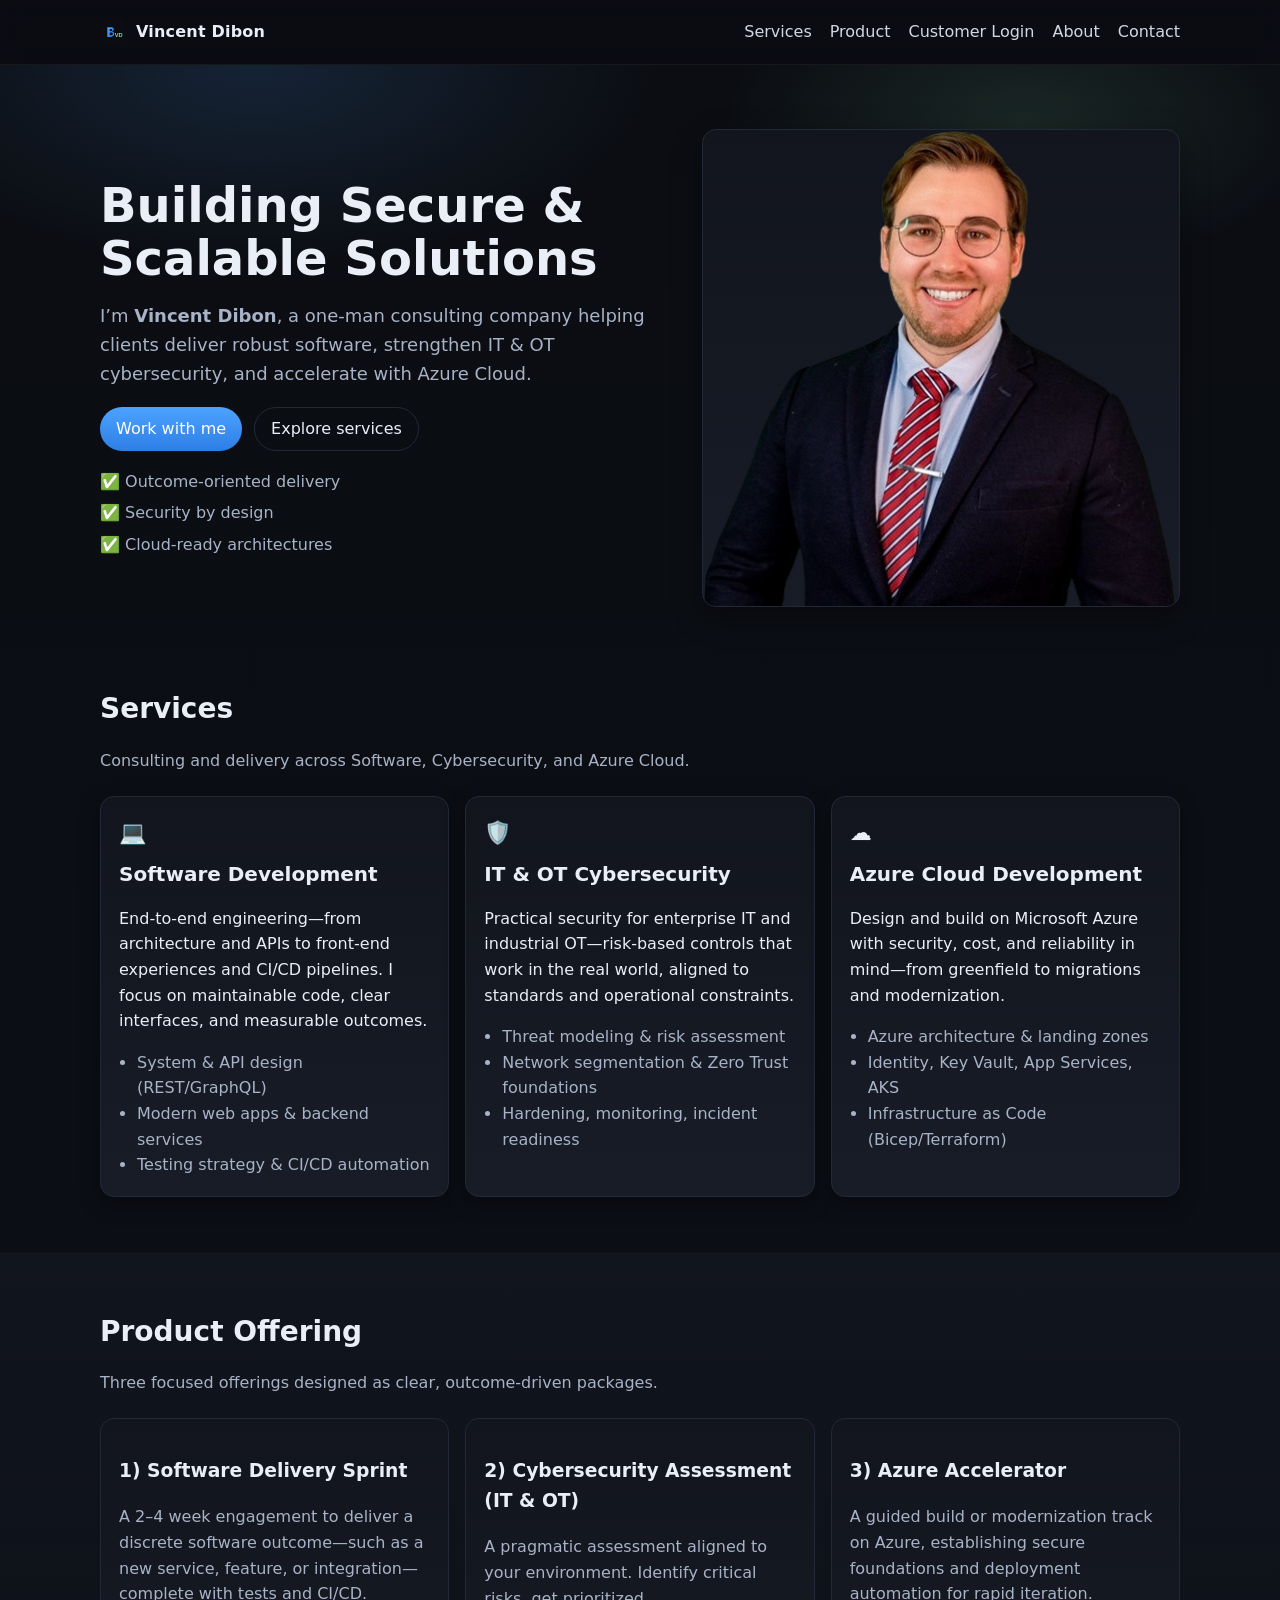
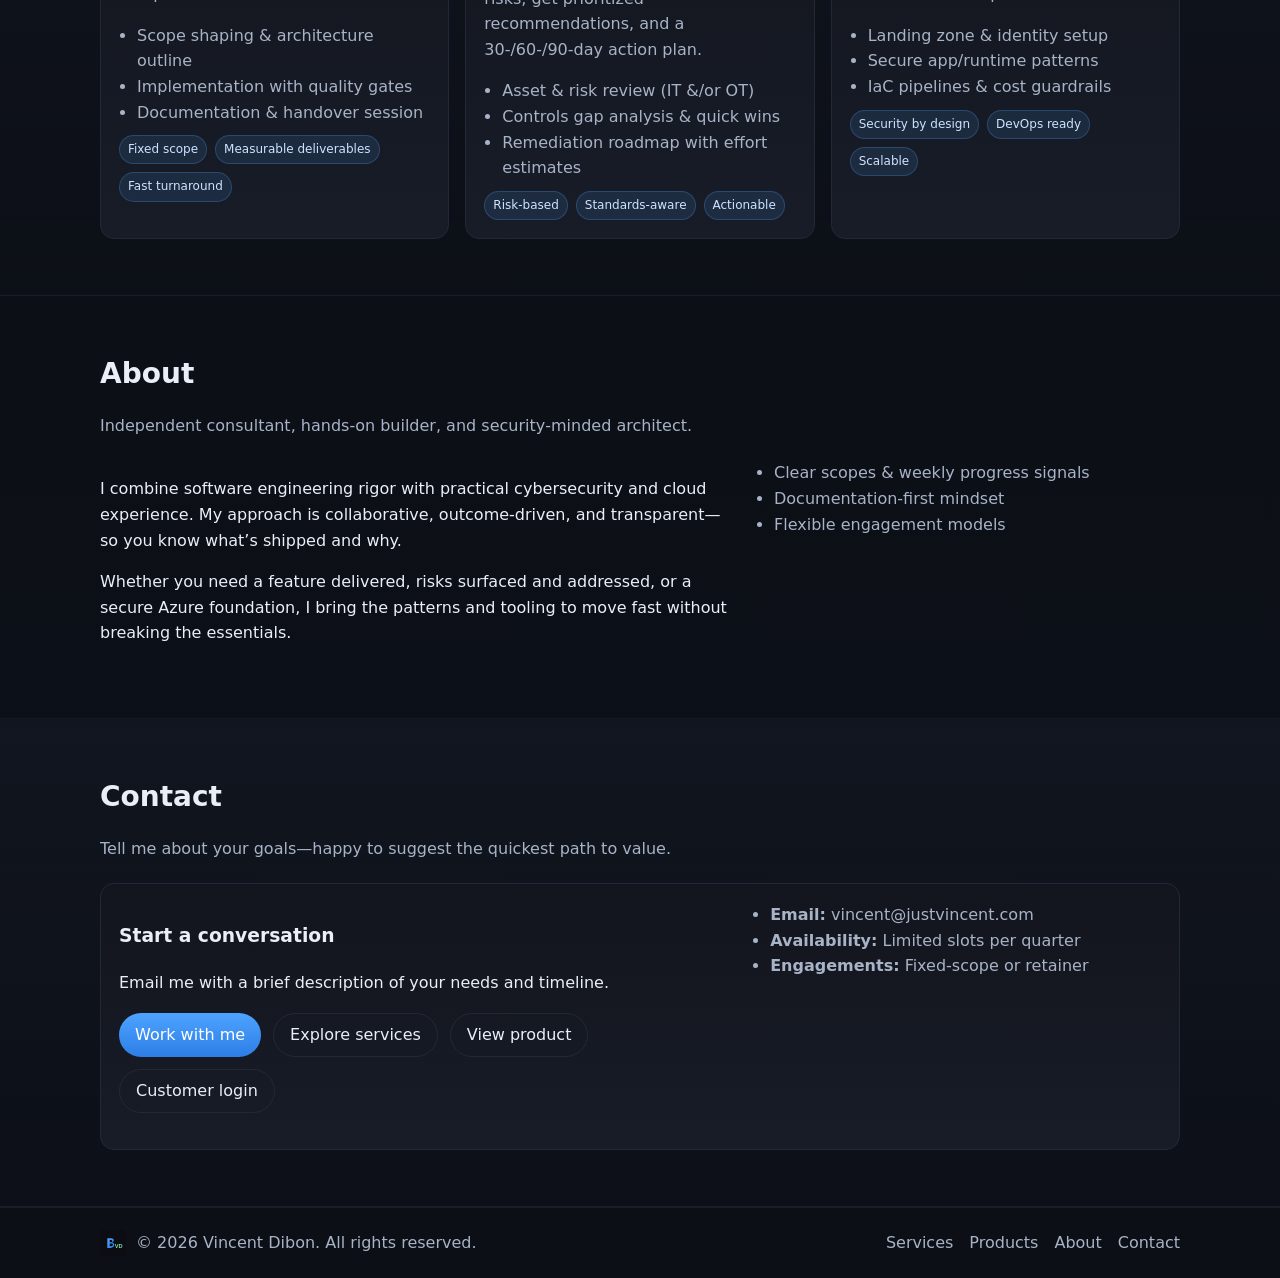
<file: index.html>
<!DOCTYPE html>
<html lang="en">
<head>
  <meta charset="utf-8" />
  <meta name="viewport" content="width=device-width, initial-scale=1" />
  <title>Vincent Dibon — Software, Cybersecurity & Azure</title>
  <meta name="description" content="Boutique consulting by Vincent Dibon: Software Development, IT & OT Cybersecurity, and Azure Cloud development." />
  <meta name="author" content="Vincent Dibon" />
  <link rel="icon" href="assets/favicon.svg" type="image/svg+xml" />

  <!-- Open Graph -->
  <meta property="og:title" content="Vincent Dibon — Software, Cybersecurity & Azure" />
  <meta property="og:description" content="Boutique consulting: Software Development, IT & OT Cybersecurity, Azure Cloud development." />
  <meta property="og:type" content="website" />
  <meta property="og:url" content="https://<your-gh-username>.github.io/<repo-name>/" />
  <meta property="og:image" content="https://<your-gh-username>.github.io/<repo-name>/assets/hero.png" />

  <!-- Twitter Card -->
  <meta name="twitter:card" content="summary_large_image" />
  <meta name="twitter:title" content="Vincent Dibon — Software, Cybersecurity & Azure" />
  <meta name="twitter:description" content="Boutique consulting: Software Development, IT & OT Cybersecurity, Azure Cloud development." />
  <meta name="twitter:image" content="https://<your-gh-username>.github.io/<repo-name>/assets/hero.png" />

  <link rel="stylesheet" href="styles.css" />
</head>
<body>
  <header class="site-header">
    <div class="container nav">
      <a class="brand" href="#top" aria-label="Home">
        <img class="brand-mark" src="assets/favicon.svg" alt="" />
        <span class="brand-name">Vincent Dibon</span>
      </a>
        <nav class="menu" aria-label="Primary">
        <a href="#services">Services</a>
        <a href="product.html">Product</a>
        <a href="login.html">Customer Login</a>
        <a href="#about">About</a>
        <a href="#contact">Contact</a>
        </nav>
    </div>
  </header>

  <main id="top">
    <!-- Hero -->
    <section class="hero">
      <div class="container hero-grid">
        <div class="hero-copy">
          <h1>Building Secure & Scalable Solutions</h1>
          <p class="lead">
            I’m <strong>Vincent Dibon</strong>, a one‑man consulting company helping clients deliver robust software,
            strengthen IT & OT cybersecurity, and accelerate with Azure Cloud.
          </p>
          <div class="cta-row">
            <a class="btn btn-primary" href="#contact">Work with me</a>
            <a class="btn btn-ghost" href="#services">Explore services</a>
          </div>
          <ul class="trust-points">
            <li>✅ Outcome‑oriented delivery</li>
            <li>✅ Security by design</li>
            <li>✅ Cloud‑ready architectures</li>
          </ul>
        </div>
        <div class="hero-visual">
          <div class="hero-card">
            <img src="assets/hero.png" alt="Abstract technology visual" />
          </div>
        </div>
      </div>
    </section>

    <!-- Services -->
    <section id="services" class="section">
      <div class="container">
        <header class="section-header">
          <h2>Services</h2>
          <p class="muted">Consulting and delivery across Software, Cybersecurity, and Azure Cloud.</p>
        </header>

        <div class="cards">
          <article class="card">
            <div class="card-icon">💻</div>
            <h3>Software Development</h3>
            <p>
              End‑to‑end engineering—from architecture and APIs to front‑end experiences and CI/CD pipelines.
              I focus on maintainable code, clear interfaces, and measurable outcomes.
            </p>
            <ul class="bullets">
              <li>System & API design (REST/GraphQL)</li>
              <li>Modern web apps & backend services</li>
              <li>Testing strategy & CI/CD automation</li>
            </ul>
          </article>

          <article class="card">
            <div class="card-icon">🛡️</div>
            <h3>IT & OT Cybersecurity</h3>
            <p>
              Practical security for enterprise IT and industrial OT—risk‑based controls that work in the real world,
              aligned to standards and operational constraints.
            </p>
            <ul class="bullets">
              <li>Threat modeling & risk assessment</li>
              <li>Network segmentation & Zero Trust foundations</li>
              <li>Hardening, monitoring, incident readiness</li>
            </ul>
          </article>

          <article class="card">
            <div class="card-icon">☁️</div>
            <h3>Azure Cloud Development</h3>
            <p>
              Design and build on Microsoft Azure with security, cost, and reliability in mind—from greenfield
              to migrations and modernization.
            </p>
            <ul class="bullets">
              <li>Azure architecture & landing zones</li>
              <li>Identity, Key Vault, App Services, AKS</li>
              <li>Infrastructure as Code (Bicep/Terraform)</li>
            </ul>
          </article>
        </div>
      </div>
    </section>

    <!-- Product Offering (describing the 3 categories) -->
    <section id="products" class="section alt">
      <div class="container">
        <header class="section-header">
          <h2>Product Offering</h2>
          <p class="muted">Three focused offerings designed as clear, outcome‑driven packages.</p>
        </header>

        <div class="product-grid">
          <article class="product">
            <h3>1) Software Delivery Sprint</h3>
            <p class="muted">
              A 2–4 week engagement to deliver a discrete software outcome—such as a new service, feature, or integration—complete with tests and CI/CD.
            </p>
            <ul class="bullets">
              <li>Scope shaping & architecture outline</li>
              <li>Implementation with quality gates</li>
              <li>Documentation & handover session</li>
            </ul>
            <div class="tag-row">
              <span class="tag">Fixed scope</span>
              <span class="tag">Measurable deliverables</span>
              <span class="tag">Fast turnaround</span>
            </div>
          </article>

          <article class="product">
            <h3>2) Cybersecurity Assessment (IT & OT)</h3>
            <p class="muted">
              A pragmatic assessment aligned to your environment. Identify critical risks, get prioritized recommendations, and a 30‑/60‑/90‑day action plan.
            </p>
            <ul class="bullets">
              <li>Asset & risk review (IT &/or OT)</li>
              <li>Controls gap analysis & quick wins</li>
              <li>Remediation roadmap with effort estimates</li>
            </ul>
            <div class="tag-row">
              <span class="tag">Risk‑based</span>
              <span class="tag">Standards‑aware</span>
              <span class="tag">Actionable</span>
            </div>
          </article>

          <article class="product">
            <h3>3) Azure Accelerator</h3>
            <p class="muted">
              A guided build or modernization track on Azure, establishing secure foundations and deployment automation for rapid iteration.
            </p>
            <ul class="bullets">
              <li>Landing zone & identity setup</li>
              <li>Secure app/runtime patterns</li>
              <li>IaC pipelines & cost guardrails</li>
            </ul>
            <div class="tag-row">
              <span class="tag">Security by design</span>
              <span class="tag">DevOps ready</span>
              <span class="tag">Scalable</span>
            </div>
          </article>
        </div>
      </div>
    </section>

    <!-- About -->
    <section id="about" class="section">
      <div class="container">
        <header class="section-header">
          <h2>About</h2>
          <p class="muted">Independent consultant, hands‑on builder, and security‑minded architect.</p>
        </header>
        <div class="about-grid">
          <div>
            <p>
              I combine software engineering rigor with practical cybersecurity and cloud experience.
              My approach is collaborative, outcome‑driven, and transparent—so you know what’s shipped and why.
            </p>
            <p>
              Whether you need a feature delivered, risks surfaced and addressed, or a secure Azure foundation,
              I bring the patterns and tooling to move fast without breaking the essentials.
            </p>
          </div>
          <ul class="about-list">
            <li>Clear scopes & weekly progress signals</li>
            <li>Documentation-first mindset</li>
            <li>Flexible engagement models</li>
          </ul>
        </div>
      </div>
    </section>

    <!-- Contact -->
    <section id="contact" class="section alt">
      <div class="container">
        <header class="section-header">
          <h2>Contact</h2>
          <p class="muted">Tell me about your goals—happy to suggest the quickest path to value.</p>
        </header>

        <div class="contact-card">
          <div class="contact-cta">
            <h3>Start a conversation</h3>
            <p>Email me with a brief description of your needs and timeline.</p>
            <div class="cta-row">
            <a class="btn btn-primary" href="#contact">Work with me</a>
            <a class="btn btn-ghost" href="#services">Explore services</a>
            <a class="btn btn-ghost" href="product.html">View product</a>
            <a class="btn btn-ghost" href="login.html">Customer login</a>
            </div>
          </div>
          <div class="contact-details">
            <ul>
              <li><strong>Email:</strong> vincent@justvincent.com</li>
              <li><strong>Availability:</strong> Limited slots per quarter</li>
              <li><strong>Engagements:</strong> Fixed‑scope or retainer</li>
            </ul>
          </div>
        </div>
      </div>
    </section>
  </main>

  <footer class="site-footer">
    <div class="container footer-grid">
      <div class="footer-brand">
        <img class="brand-mark" src="assets/favicon.svg" alt="" />
        <span>© <span id="year"></span> Vincent Dibon. All rights reserved.</span>
      </div>
      <nav class="footer-menu">
        <a href="#services">Services</a>
        <a href="#products">Products</a>
        <a href="#about">About</a>
        <a href="#contact">Contact</a>
      </nav>
    </div>
  </footer>

  <script>
    // Keep year current
    document.getElementById('year').textContent = new Date().getFullYear();

    // Optional: Smooth scroll for same-page links
    document.querySelectorAll('a[href^="#"]').forEach(a => {
      a.addEventListener('click', e => {
        const href = a.getAttribute('href');
        const target = document.querySelector(href);
        if (target) {
          e.preventDefault();
          target.scrollIntoView({ behavior: 'smooth' });
        }
      });
    });
  </script>
</body>
</html>
</file>
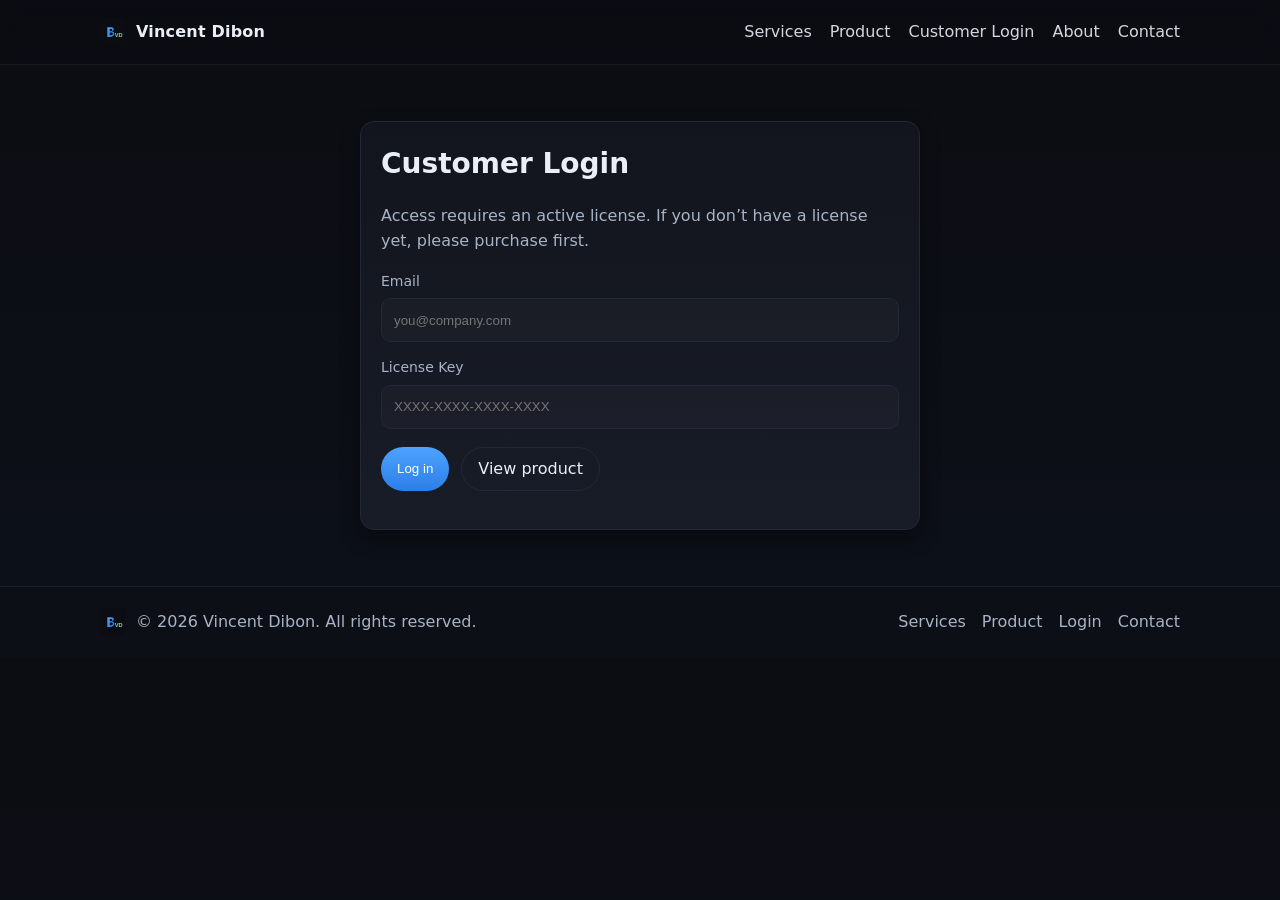
<file: login.html>
<!DOCTYPE html>
<html lang="en">
<head>
  <meta charset="utf-8" />
  <meta name="viewport" content="width=device-width, initial-scale=1" />
  <title>Customer Login — Vincent Dibon</title>
  <meta name="description" content="Customer login for the unified cybersecurity platform. Access requires an active license." />
  <link rel="icon" href="assets/favicon.svg" />
  <link rel="stylesheet" href="styles.css" />
  <style>
    /* Page-specific form styles to complement styles.css */
    .login-wrap{ padding: 56px 0; }
    .login-card{
      max-width: 560px;
      margin: 0 auto;
      background: linear-gradient(180deg, var(--panel, #12151d) 0%, var(--panel-2, #181c27) 100%);
      border: 1px solid var(--border, #232839);
      border-radius: var(--radius, 14px);
      padding: 20px;
      box-shadow: 0 8px 20px var(--shadow, rgba(0,0,0,0.35));
    }
    .form-field{ display: grid; gap: 6px; margin-bottom: 14px; }
    .form-field label{ font-size: 14px; color: var(--muted, #a8b3c7); }
    .input{
      height: 44px; border-radius: 10px; border: 1px solid var(--border, #232839);
      background: rgba(255,255,255,0.02); color: var(--text, #e9eef7);
      padding: 0 12px; outline: none;
    }
    .input:focus{ border-color: var(--brand, #4da3ff); box-shadow: 0 0 0 3px rgba(77,163,255,0.15); }
    .alert{
      border-radius: 10px; padding: 12px 14px; border: 1px solid;
      display: none; margin-bottom: 14px;
    }
    .alert-error{
      background: rgba(255, 77, 77, 0.12);
      border-color: rgba(255, 77, 77, 0.35);
      color: #ffb3b3;
    }
  </style>
</head>
<body>
  <header class="site-header">
    <div class="container nav">
      <a class="brand" href="index.html">
        <img class="brand-mark" src="assets/favicon.svg" alt="VD logo" />
        <span class="brand-name">Vincent Dibon</span>
      </a>
      <nav class="menu" aria-label="Primary">
        <a href="index.html#services">Services</a>
        <a href="product.html">Product</a>
        <a href="login.html" aria-current="page">Customer Login</a>
        <a href="index.html#about">About</a>
        <a href="index.html#contact">Contact</a>
      </nav>
    </div>
  </header>

  <main class="login-wrap">
    <div class="container">
      <div class="login-card">
        <header class="section-header" style="margin-bottom: 12px;">
          <h2>Customer Login</h2>
          <p class="muted">Access requires an active license. If you don’t have a license yet, please purchase first.</p>
        </header>

        <div id="error" class="alert alert-error" role="alert" aria-live="polite">
          <strong>Access denied:</strong> You are not eligible. Please purchase a license first to proceed.
          <div style="margin-top:6px;">
            <a href="product.html" class="btn btn-ghost" style="height:32px;padding:0 10px;">View product</a>
            <a href="mailto:hello@vincentdibon.com?subject=License%20Purchase%20Request" class="btn btn-primary" style="height:32px;padding:0 10px;">Purchase license</a>
          </div>
        </div>

        <form id="loginForm" novalidate>
          <div class="form-field">
            <label for="email">Email</label>
            <input class="input" type="email" id="email" name="email" placeholder="you@company.com" required />
          </div>
          <div class="form-field">
            <label for="license">License Key</label>
            <input class="input" type="text" id="license" name="license" placeholder="XXXX-XXXX-XXXX-XXXX" required />
          </div>
          <div class="cta-row">
            <button class="btn btn-primary" type="submit">Log in</button>
            <a class="btn btn-ghost" href="product.html">View product</a>
          </div>
        </form>
      </div>
    </div>
  </main>

  <footer class="site-footer">
    <div class="container footer-grid">
      <div class="footer-brand">
        <img class="brand-mark" src="assets/favicon.svg" alt="VD logo" />
        <span>© <span id="year"></span> Vincent Dibon. All rights reserved.</span>
      </div>
      <nav class="footer-menu">
        <a href="index.html#services">Services</a>
        <a href="product.html">Product</a>
        <a href="login.html">Login</a>
        <a href="index.html#contact">Contact</a>
      </nav>
    </div>
  </footer>

  <script>
    document.getElementById('year').textContent = new Date().getFullYear();

    // Always return an error on submit; never send credentials anywhere.
    const form = document.getElementById('loginForm');
    const error = document.getElementById('error');
    form.addEventListener('submit', (e) => {
      e.preventDefault();
      error.style.display = 'block';
    });
  </script>
</body>
</html>
</file>
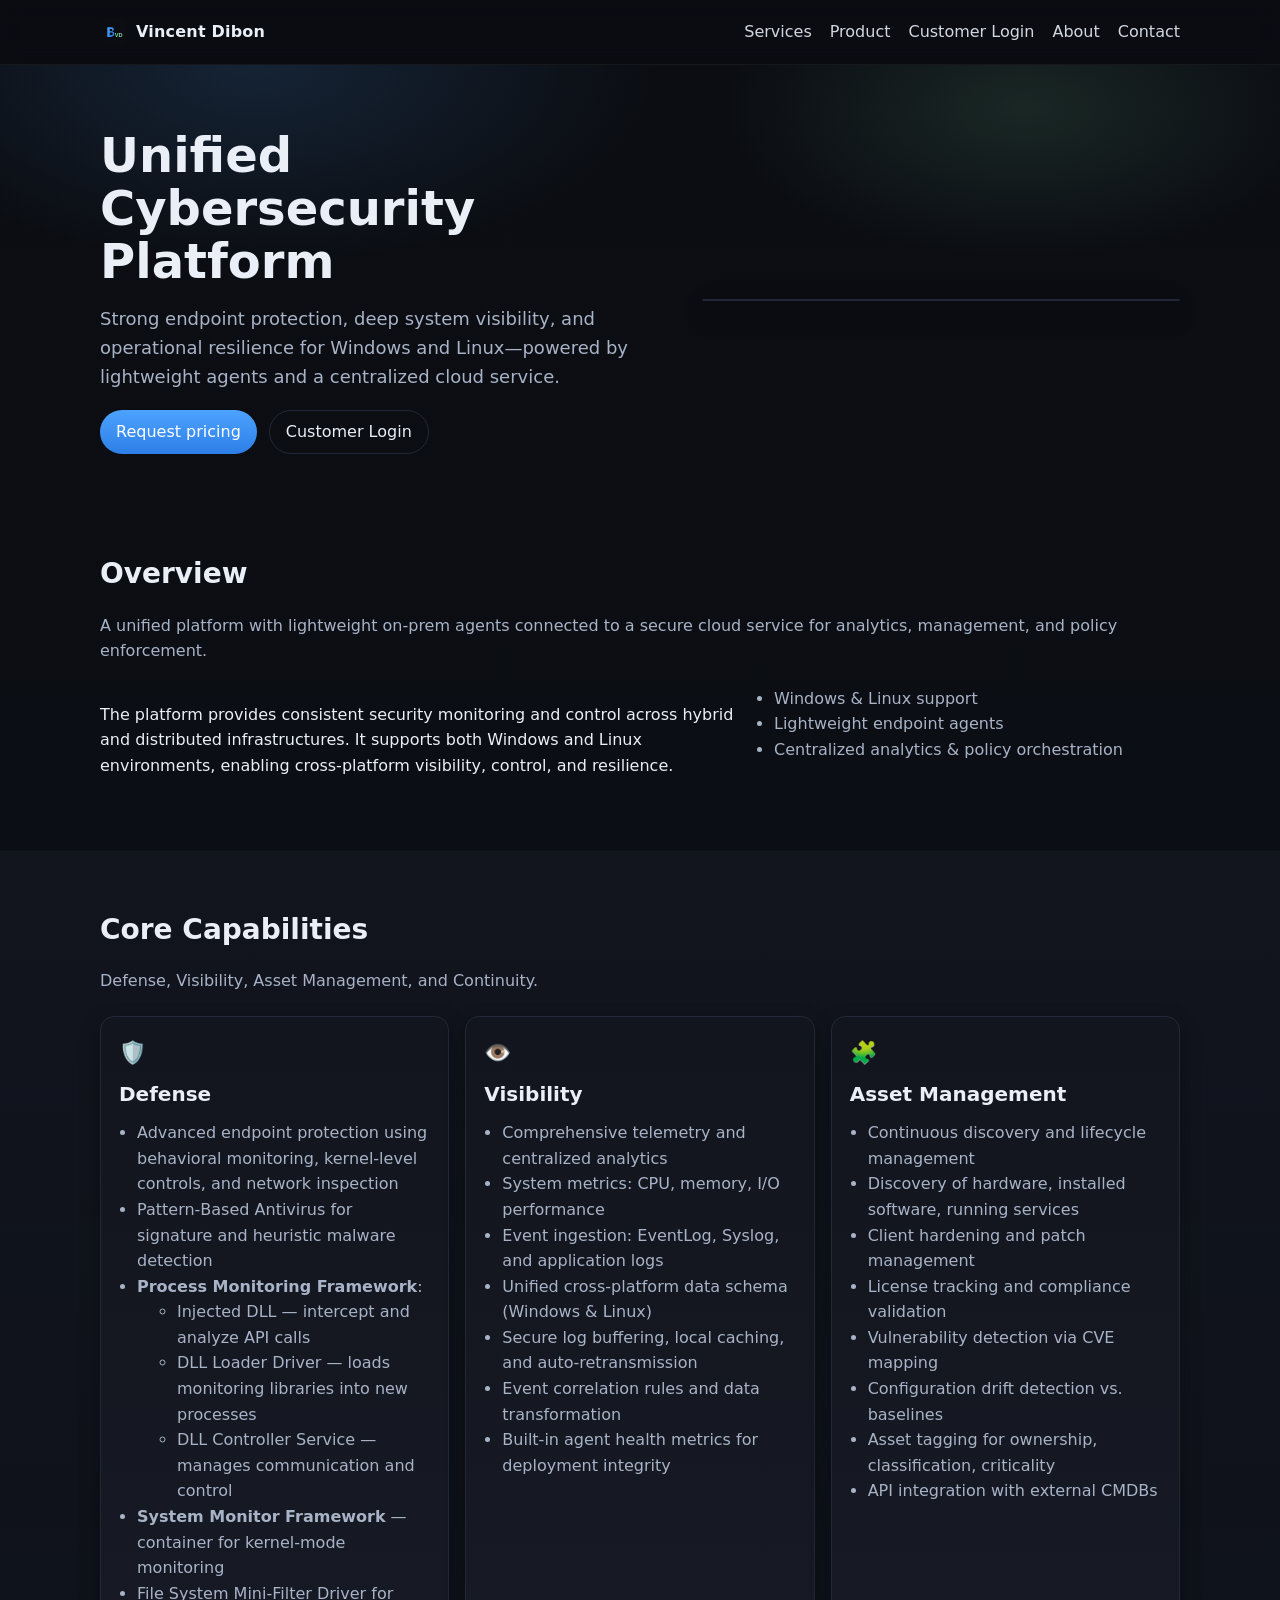
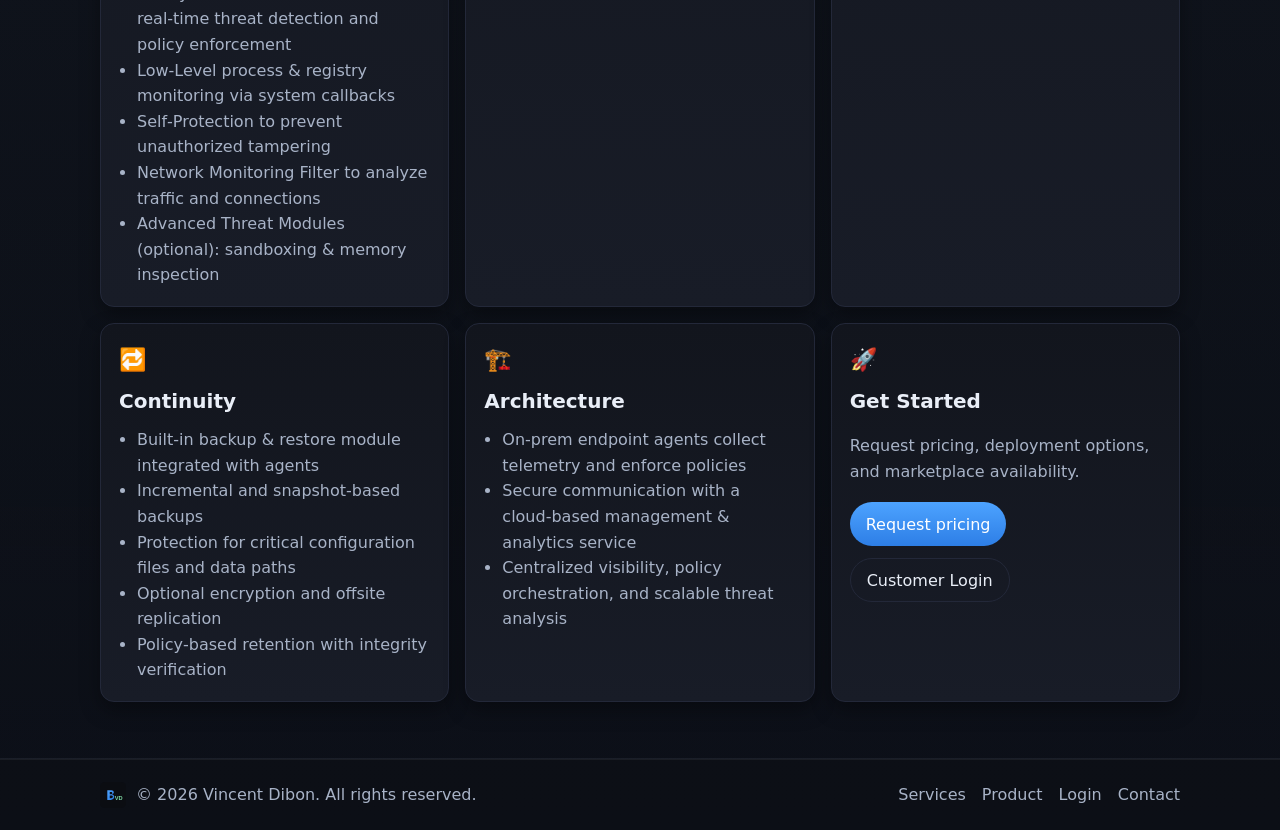
<file: product.html>
<!DOCTYPE html>
<html lang="en">
<head>
  <meta charset="utf-8" />
  <meta name="viewport" content="width=device-width, initial-scale=1" />
  <title>Unified Cybersecurity Platform — Vincent Dibon</title>
  <meta name="description" content="Unified cybersecurity platform with endpoint defense, deep visibility, asset management, and continuity—Windows & Linux support." />
  <meta name="author" content="Vincent Dibon" />
  <link rel="icon" href="assets/favicon.svg" />
  <link rel="stylesheet" href="styles.css" />
  <!-- Open Graph (optional) -->
  <meta property="og:title" content="Unified Cybersecurity Platform — Vincent Dibon" />
  <meta property="og:description" content="Endpoint defense, deep visibility, asset management, continuity. Lightweight agents with centralized cloud analytics." />
  <meta property="og:type" content="website" />
  <meta property="og:url" content="./product.html" />
</head>
<body>
  <header class="site-header">
    <div class="container nav">
      <a class="brand" href="index.html">
        <img class="brand-mark" src="assets/favicon.svg" alt="VD logo" />
        <span class="brand-name">Vincent Dibon</span>
      </a>
      <nav class="menu" aria-label="Primary">
        <a href="index.html#services">Services</a>
        <a href="product.html" aria-current="page">Product</a>
        <a href="login.html">Customer Login</a>
        <a href="index.html#about">About</a>
        <a href="index.html#contact">Contact</a>
      </nav>
    </div>
  </header>

  <main>
    <!-- Hero -->
    <section class="hero">
      <div class="container hero-grid">
        <div class="hero-copy">
          <h1>Unified Cybersecurity Platform</h1>
          <p class="lead">
            Strong endpoint protection, deep system visibility, and operational resilience for Windows and Linux—powered by lightweight agents and a centralized cloud service.
          </p>
          <div class="cta-row">
            <a class="btn btn-primary" href="mailto:hello@vincentdibon.com?subject=Product%20Inquiry%20-%20Unified%20Cybersecurity%20Platform">Request pricing</a>
            <a class="btn btn-ghost" href="login.html">Customer Login</a>
          </div>
        </div>
        <div class="hero-visual">
          <div class="hero-card">
            <!-- Optional hero image -->
            <!-- <img src="assets/hero.jpg" alt="Security platform visualization"> -->
          </div>
        </div>
      </div>
    </section>

    <!-- Overview -->
    <section class="section">
      <div class="container">
        <header class="section-header">
          <h2>Overview</h2>
          <p class="muted">A unified platform with lightweight on‑prem agents connected to a secure cloud service for analytics, management, and policy enforcement.</p>
        </header>
        <div class="about-grid">
          <div>
            <p>
              The platform provides consistent security monitoring and control across hybrid and distributed infrastructures. It supports both Windows and Linux environments, enabling cross‑platform visibility, control, and resilience.
            </p>
          </div>
          <ul class="about-list">
            <li>Windows & Linux support</li>
            <li>Lightweight endpoint agents</li>
            <li>Centralized analytics & policy orchestration</li>
          </ul>
        </div>
      </div>
    </section>

    <!-- Core Capabilities -->
    <section class="section alt">
      <div class="container">
        <header class="section-header">
          <h2>Core Capabilities</h2>
          <p class="muted">Defense, Visibility, Asset Management, and Continuity.</p>
        </header>

        <div class="cards">
          <article class="card">
            <div class="card-icon">🛡️</div>
            <h3>Defense</h3>
            <ul class="bullets">
              <li>Advanced endpoint protection using behavioral monitoring, kernel‑level controls, and network inspection</li>
              <li>Pattern‑Based Antivirus for signature and heuristic malware detection</li>
              <li><strong>Process Monitoring Framework</strong>:
                <ul>
                  <li>Injected DLL — intercept and analyze API calls</li>
                  <li>DLL Loader Driver — loads monitoring libraries into new processes</li>
                  <li>DLL Controller Service — manages communication and control</li>
                </ul>
              </li>
              <li><strong>System Monitor Framework</strong> — container for kernel‑mode monitoring</li>
              <li>File System Mini‑Filter Driver for real‑time threat detection and policy enforcement</li>
              <li>Low‑Level process & registry monitoring via system callbacks</li>
              <li>Self‑Protection to prevent unauthorized tampering</li>
              <li>Network Monitoring Filter to analyze traffic and connections</li>
              <li>Advanced Threat Modules (optional): sandboxing & memory inspection</li>
            </ul>
          </article>

          <article class="card">
            <div class="card-icon">👁️</div>
            <h3>Visibility</h3>
            <ul class="bullets">
              <li>Comprehensive telemetry and centralized analytics</li>
              <li>System metrics: CPU, memory, I/O performance</li>
              <li>Event ingestion: EventLog, Syslog, and application logs</li>
              <li>Unified cross‑platform data schema (Windows & Linux)</li>
              <li>Secure log buffering, local caching, and auto‑retransmission</li>
              <li>Event correlation rules and data transformation</li>
              <li>Built‑in agent health metrics for deployment integrity</li>
            </ul>
          </article>

          <article class="card">
            <div class="card-icon">🧩</div>
            <h3>Asset Management</h3>
            <ul class="bullets">
              <li>Continuous discovery and lifecycle management</li>
              <li>Discovery of hardware, installed software, running services</li>
              <li>Client hardening and patch management</li>
              <li>License tracking and compliance validation</li>
              <li>Vulnerability detection via CVE mapping</li>
              <li>Configuration drift detection vs. baselines</li>
              <li>Asset tagging for ownership, classification, criticality</li>
              <li>API integration with external CMDBs</li>
            </ul>
          </article>
        </div>

        <div class="cards" style="margin-top:16px;">
          <article class="card">
            <div class="card-icon">🔁</div>
            <h3>Continuity</h3>
            <ul class="bullets">
              <li>Built‑in backup & restore module integrated with agents</li>
              <li>Incremental and snapshot‑based backups</li>
              <li>Protection for critical configuration files and data paths</li>
              <li>Optional encryption and offsite replication</li>
              <li>Policy‑based retention with integrity verification</li>
            </ul>
          </article>

          <article class="card">
            <div class="card-icon">🏗️</div>
            <h3>Architecture</h3>
            <ul class="bullets">
              <li>On‑prem endpoint agents collect telemetry and enforce policies</li>
              <li>Secure communication with a cloud‑based management & analytics service</li>
              <li>Centralized visibility, policy orchestration, and scalable threat analysis</li>
            </ul>
          </article>

          <article class="card">
            <div class="card-icon">🚀</div>
            <h3>Get Started</h3>
            <p class="muted">Request pricing, deployment options, and marketplace availability.</p>
            <div class="cta-row">
              <a class="btn btn-primary" href="mailto:hello@vincentdibon.com?subject=Pricing%20Request%20-%20Unified%20Cybersecurity%20Platform">Request pricing</a>
              <a class="btn btn-ghost" href="login.html">Customer Login</a>
            </div>
          </article>
        </div>
      </div>
    </section>
  </main>

  <footer class="site-footer">
    <div class="container footer-grid">
      <div class="footer-brand">
        <img class="brand-mark" src="assets/favicon.svg" alt="VD logo" />
        <span>© <span id="year"></span> Vincent Dibon. All rights reserved.</span>
      </div>
      <nav class="footer-menu">
        <a href="index.html#services">Services</a>
        <a href="product.html">Product</a>
        <a href="login.html">Login</a>
        <a href="index.html#contact">Contact</a>
      </nav>
    </div>
  </footer>

  <script>
    document.getElementById('year').textContent = new Date().getFullYear();
  </script>
</body>
</html>
</file>
<file: styles.css>
:root{
  --bg: #0b0d12;
  --panel: #12151d;
  --panel-2: #181c27;
  --text: #e9eef7;
  --muted: #a8b3c7;
  --brand: #4da3ff;
  --brand-strong: #2d7ee6;
  --accent: #82e0aa;
  --border: #232839;
  --shadow: rgba(0,0,0,0.35);
  --radius: 14px;
}

* { box-sizing: border-box; }
html, body { margin: 0; padding: 0; }
body{
  font-family: ui-sans-serif, system-ui, -apple-system, Segoe UI, Roboto, Ubuntu, Cantarell, Noto Sans, Arial, "Apple Color Emoji","Segoe UI Emoji";
  background: linear-gradient(180deg, #0b0d12 0%, #0c1018 100%);
  color: var(--text);
  line-height: 1.6;
  -webkit-font-smoothing: antialiased;
  -moz-osx-font-smoothing: grayscale;
}

.container{
  max-width: 1120px;
  margin: 0 auto;
  padding: 0 20px;
}

a{ color: var(--brand); text-decoration: none; }
a:hover{ color: var(--brand-strong); }

.btn{
  display: inline-flex;
  align-items: center;
  justify-content: center;
  height: 44px;
  padding: 0 16px;
  border-radius: 999px;
  border: 1px solid var(--border);
  color: var(--text);
  background: transparent;
  transition: transform .06s ease, background .2s ease, border-color .2s ease, color .2s ease;
  cursor: pointer;
}
.btn:hover{ transform: translateY(-1px); }
.btn-primary{
  background: linear-gradient(180deg, var(--brand) 0%, var(--brand-strong) 100%);
  color: #fff;
  border: none;
}
.btn-ghost{
  background: transparent;
  border-color: var(--border);
}

.site-header{
  position: sticky;
  top: 0;
  z-index: 10;
  backdrop-filter: saturate(140%) blur(10px);
  background: rgba(10,12,18,0.6);
  border-bottom: 1px solid rgba(255,255,255,0.05);
}
.nav{
  display: flex;
  height: 64px;
  align-items: center;
  justify-content: space-between;
}
.brand{ display: inline-flex; align-items: center; gap: 10px; color: var(--text); }
.brand-mark{ width: 26px; height: 26px; }
.brand-name{ font-weight: 700; letter-spacing: 0.2px; }
.menu{ display: flex; gap: 18px; align-items: center; }
.menu a{ color: var(--text); opacity: 0.9; }
.menu a:hover{ opacity: 1; }

.hero{
  padding: 64px 0 24px;
  background:
    radial-gradient(800px 400px at 20% 0%, rgba(77,163,255,0.15), transparent 50%),
    radial-gradient(600px 300px at 80% 10%, rgba(130,224,170,0.12), transparent 50%);
}
.hero-grid{
  display: grid;
  grid-template-columns: 1.2fr 1fr;
  gap: 28px;
  align-items: center;
}
.hero-copy h1{
  font-size: clamp(32px, 5vw, 48px);
  line-height: 1.1;
  margin: 0 0 10px;
}
.lead{ font-size: 18px; color: var(--muted); }
.cta-row{ display: flex; gap: 12px; margin: 18px 0; flex-wrap: wrap; }
.trust-points{ list-style: none; padding: 0; margin: 18px 0 0; color: var(--muted); display: grid; gap: 6px; }

.hero-card{
  background: linear-gradient(180deg, var(--panel) 0%, var(--panel-2) 100%);
  border: 1px solid var(--border);
  border-radius: var(--radius);
  box-shadow: 0 10px 30px var(--shadow);
  overflow: hidden;
}
.hero-card img{ display:block; width:100%; height:auto; }

.section{
  padding: 56px 0;
}
.section.alt{
  background: linear-gradient(180deg, rgba(23,27,39,0.5) 0%, rgba(12,16,24,0.35) 100%);
  border-top: 1px solid rgba(255,255,255,0.04);
  border-bottom: 1px solid rgba(255,255,255,0.04);
}
.section-header{
  margin-bottom: 22px;
}
.section-header h2{
  margin: 0 0 6px;
  font-size: 28px;
}
.muted{ color: var(--muted); }

.cards{
  display: grid;
  grid-template-columns: repeat(3, 1fr);
  gap: 16px;
}
.card{
  background: linear-gradient(180deg, var(--panel) 0%, var(--panel-2) 100%);
  border: 1px solid var(--border);
  border-radius: var(--radius);
  padding: 18px;
  box-shadow: 0 8px 20px var(--shadow);
}
.card-icon{ font-size: 22px; }
.card h3{ margin: 8px 0 8px; font-size: 20px; }
.bullets{ margin: 10px 0 0; padding-left: 18px; color: var(--muted); }

.product-grid{
  display: grid;
  grid-template-columns: repeat(3, 1fr);
  gap: 16px;
}
.product{
  background: linear-gradient(180deg, var(--panel) 0%, var(--panel-2) 100%);
  border: 1px solid var(--border);
  border-radius: var(--radius);
  padding: 18px;
}
.tag-row{ display:flex; gap:8px; flex-wrap: wrap; margin-top: 10px; }
.tag{
  font-size: 12px;
  color: #cfe3ff;
  background: rgba(77,163,255,0.12);
  border: 1px solid rgba(77,163,255,0.25);
  padding: 4px 8px;
  border-radius: 999px;
}

.about-grid{
  display: grid;
  grid-template-columns: 1.2fr .8fr;
  gap: 20px;
}
.about-list{ margin: 0; padding-left: 18px; color: var(--muted); }

.contact-card{
  display: grid;
  grid-template-columns: 1.2fr .8fr;
  gap: 20px;
  background: linear-gradient(180deg, var(--panel) 0%, var(--panel-2) 100%);
  border: 1px solid var(--border);
  border-radius: var(--radius);
  padding: 18px;
}
.contact-details ul{ margin: 0; padding-left: 18px; color: var(--muted); }

.site-footer{
  border-top: 1px solid rgba(255,255,255,0.06);
  padding: 22px 0;
  background: rgba(12,14,20,0.5);
}
.footer-grid{
  display: flex;
  align-items: center;
  justify-content: space-between;
  gap: 12px;
  flex-wrap: wrap;
}
.footer-brand{ display: flex; align-items: center; gap: 10px; color: var(--muted); }
.footer-menu{ display: flex; gap: 16px; }
.footer-menu a{ color: var(--muted); }
.footer-menu a:hover{ color: var(--text); }

/* Responsive */
@media (max-width: 980px){
  .hero-grid{ grid-template-columns: 1fr; }
  .cards, .product-grid{ grid-template-columns: 1fr 1fr; }
  .about-grid, .contact-card{ grid-template-columns: 1fr; }
}
@media (max-width: 640px){
  .menu{ display: none; } /* simple approach for mobile; could add a toggle menu later */
  .cards, .product-grid{ grid-template-columns: 1fr; }
  .hero{ padding-top: 36px; }
}
</file>
